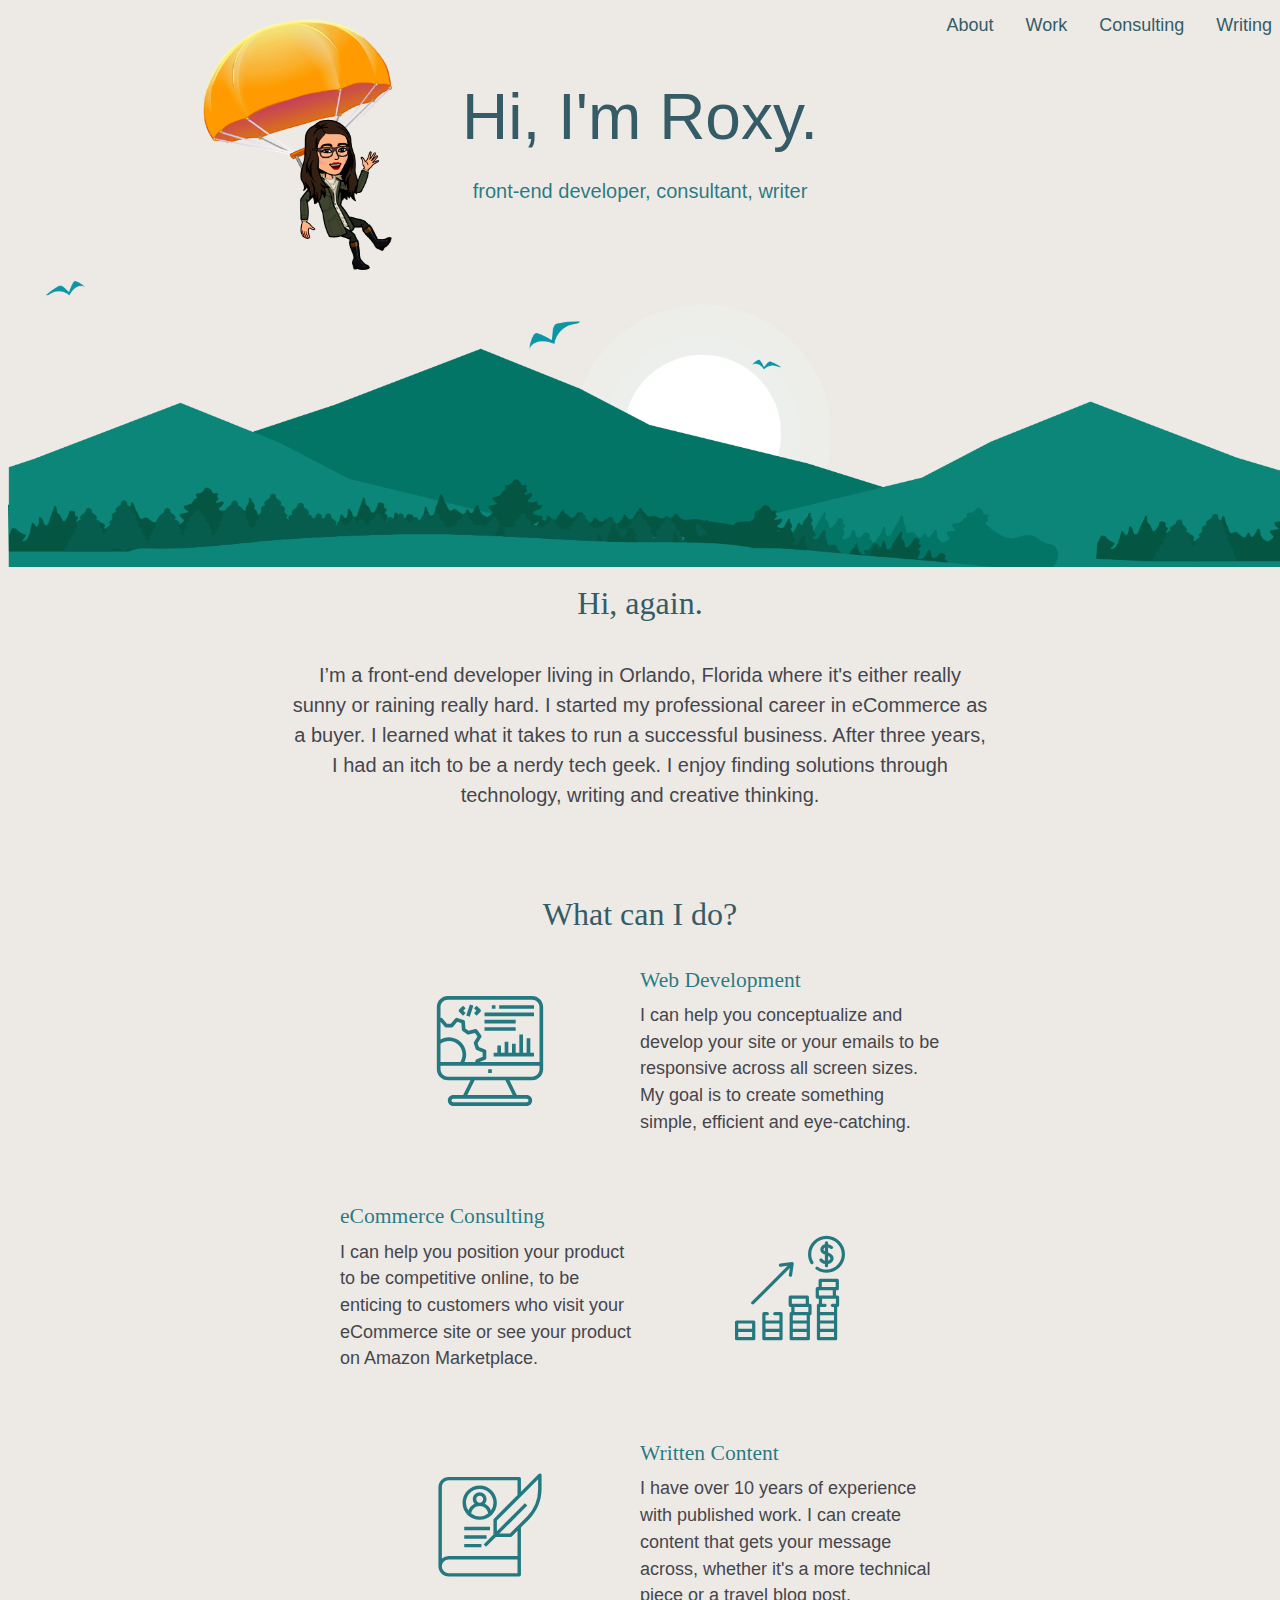
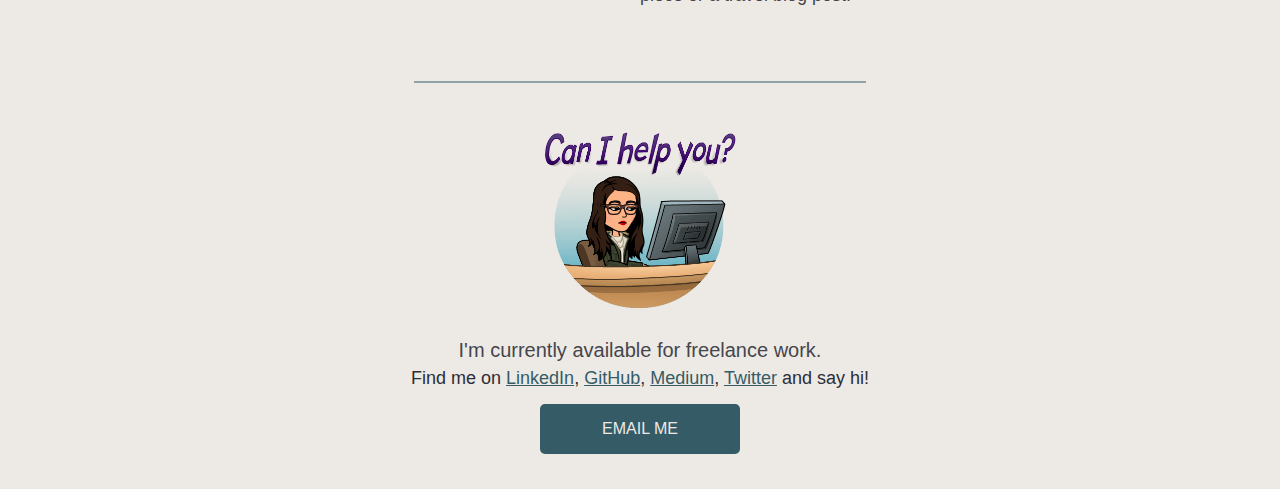
<file: index.html>
<?xml version="1.0" encoding="utf-8" standalone="no"?>
<!DOCTYPE html>
<html xmlns="http://www.w3.org/1999/xhtml">
	<head>
		<title>Roxy Ayaz | Developer, Consultant, Writer </title>
    <link rel="stylesheet" type="text/css" href="scss/styles.css" />
    <link rel="apple-touch-icon" sizes="180x180" href="assets/favicon/apple-touch-icon.png">
    <link rel="icon" type="image/png" sizes="32x32" href="assets/favicon/favicon-32x32.png">
    <link rel="icon" type="image/png" sizes="16x16" href="assets/favicon/favicon-16x16.png">
    <link rel="manifest" href="assets/favicon/site.webmanifest">
    <link rel="mask-icon" href="assets/favicon/safari-pinned-tab.svg" color="#026670">
    <meta name="msapplication-TileColor" content="#026670">
    <meta name="theme-color" content="#ffffff">
    <!-- Global site tag (gtag.js) - Google Analytics -->
    <script async src="https://www.googletagmanager.com/gtag/js?id=G-130QKNCGDQ"></script>
    <script>
      window.dataLayer = window.dataLayer || [];
      function gtag(){dataLayer.push(arguments);}
      gtag('js', new Date());

      gtag('config', 'G-130QKNCGDQ');
    </script>
	</head>

	<body class="mb--218">
    <ul class="navigation">
      <li class="navigation--link"><a href="writing.html">Writing</a></li>
      <li class="navigation--link"><a href="consulting.html">Consulting</a></li>
      <li class="navigation--link"><a href="work.html">Work</a></li>
      <li class="navigation--link"><a href="index.html">About</a></li>
    </ul>

    <div>
      <img class="bitmoji--home" src="assets/bitmoji/bitmoji--parachute.png" />
    </div>
    <div class="text--center ">
      <div class="heading-name mb--15">Hi, I'm Roxy.</div>
      <div class="heading-4 color--teal85 mb--45">front-end developer, consultant, writer
    </div>

   <div>
    <img class="image-home" src="assets/greenMountains_2.png" />
   </div>


   <div class="text--center margin--auto  width--470">
    <div class="heading-1 mb--15">Hi, again.</div>
    <div class="heading-4 color--black mb--45">
      I’m a front-end developer living in Orlando, Florida where it's either really sunny
      or raining really hard. I started my professional career in eCommerce as a buyer. I learned
      what it takes to run a successful business. After three years, I had an itch to be a nerdy tech geek. 
      I enjoy finding solutions through technology, writing and creative&nbsp;thinking.
    </div>
  </div>

  
  <div class="heading-1 mb--15">What can I do?</div>
  <div class="width--600 margin--auto">

    <div class="section--home">
      <div class="width--470 text--center">
        <img class="icon icon--home" src="assets/icon--develop.svg" alt="Develop Icon: made by Nnor Phai from flaticon.com" />
       </div>

      <div class="width--470">
        <div class="heading-3 color--teal85 mb--075">Web Development</div>
        <div class="heading-5 color--black">I can help you conceptualize and develop your site or your emails to be responsive across all 
          screen sizes. My goal is to create something simple, efficient and <nobr>eye-catching</nobr>.
        </div>
      </div>
    </div>

    <div class="section--home bucket--columnReverse">

      <div class="width--470">
        <div class="heading-3 color--teal85 mb--075">eCommerce Consulting</div>
        <div class="heading-5 color--black">I can help you position your product to be competitive online, to be enticing to customers who visit
          your eCommerce site or see your product on Amazon&nbsp;Marketplace.</div>
      </div>

      <div class="width--470 text--center">
        <img class="icon icon--home" src="assets/icon--build.svg" alt="Develop Icon: made by Freepik from flaticon.com" />
      </div>
    </div>

    <div class="section--home">
      <div class="width--470 text--center">
        <img class="icon icon--home" src="assets/icon--write.svg" alt="Develop Icon: made by Becris from flaticon.com" />
       </div>

      <div class="width--470">
        <a class="text--decorationNone" href="writing.html">
          <div class="heading-3 color--teal85 mb--075">Written Content</div>
        
        <div class="heading-5 color--black">I have over 10 years of experience with published work. I can 
          create content that gets your message across, whether it's a more technical piece or a travel blog&nbsp;post.
        </div>
      </a>  
      </div>
    </div>

    <!-- Call to Action -->
    <hr>
    <div class="mb--125">
      <img class="bitmoji--page" src="assets/bitmoji/bitmoji--help.png" />
    </div>
    <!-- <div class="heading-1">I'm here to help you!</div> -->
    <div class="heading-4 color--black">I'm currently available for freelance work.</div>
    <div class="heading-5 mb--075">Find me on 
      <a href="https://www.linkedin.com/in/raksheen/" target="_blank">LinkedIn</a>,  
      <a href="https://github.com/raksheen" target="_blank">GitHub</a>, 
      <a href="https://medium.com/@raksheen" target="_blank">Medium</a>, 
      <a href="https://twitter.com/Raksheen" target="_blank">Twitter</a> 
      and say hi!
    </div>
    <div class="btn--cta mb--218">
      <a href="mailto:roxyayaz@gmail.com">EMAIL ME</a>
    </div>
    <!-- End: Call to Action -->

  </div>

	</body>
</html>
</file>
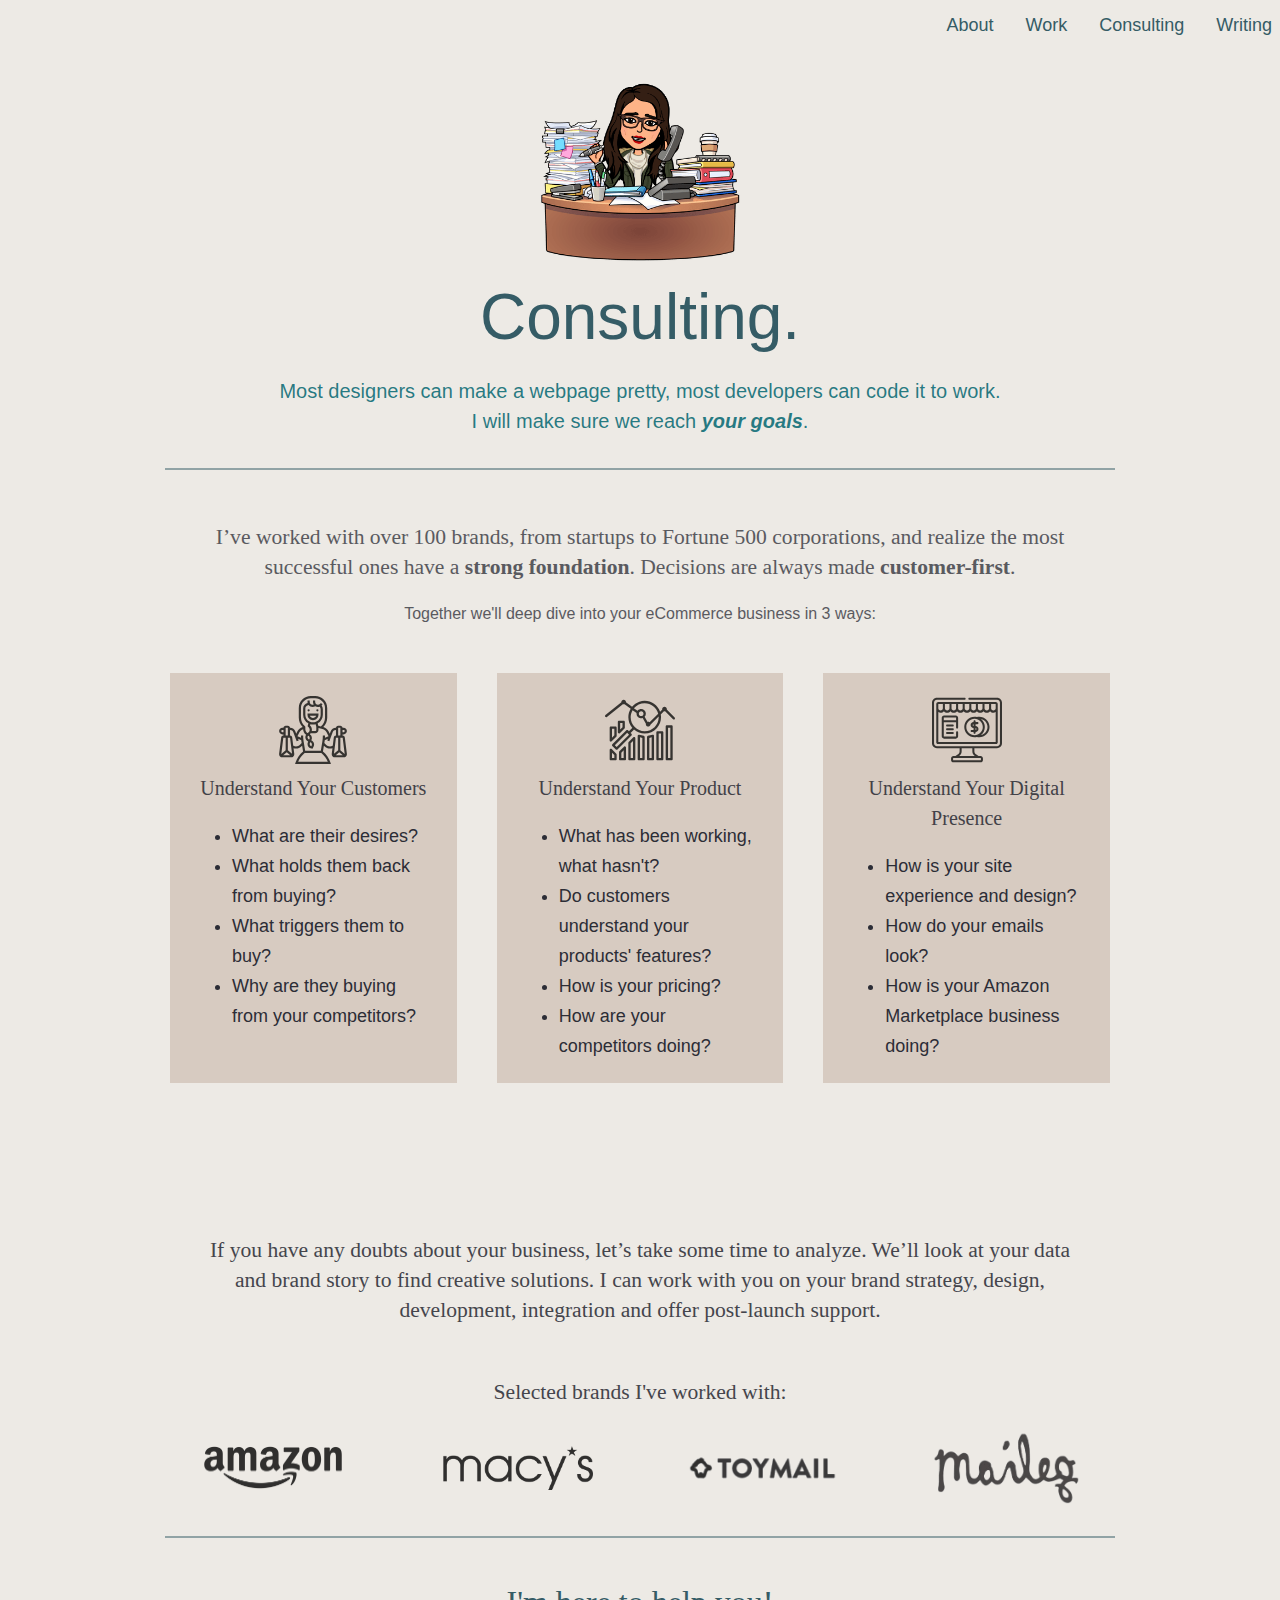
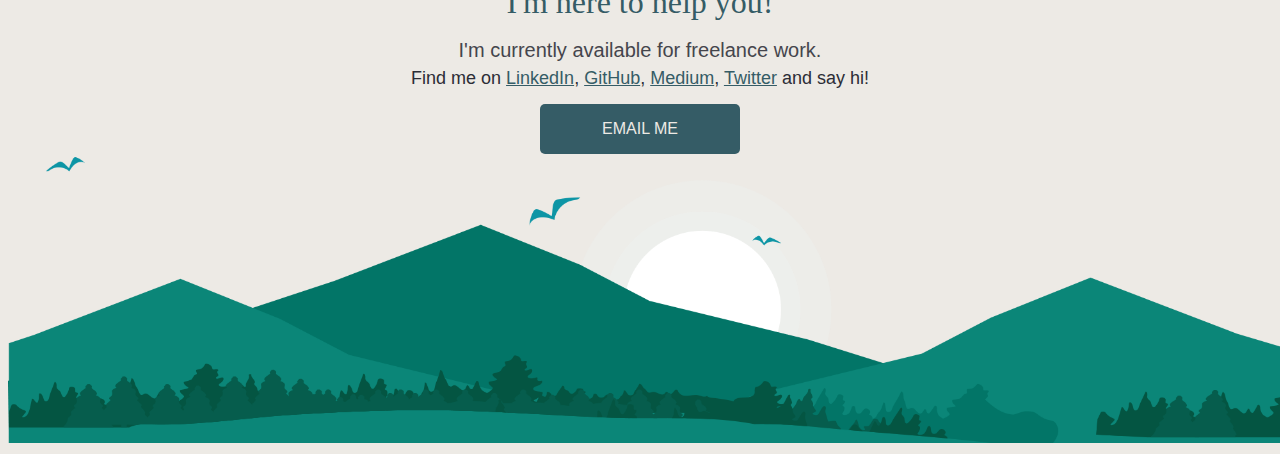
<file: consulting.html>
<?xml version="1.0" encoding="utf-8" standalone="no"?>
<!DOCTYPE html>
<html xmlns="http://www.w3.org/1999/xhtml">
	<head>
		<title>Roxy Ayaz | Consultant</title>
    <link rel="stylesheet" type="text/css" href="scss/styles.css" />
    <link rel="apple-touch-icon" sizes="180x180" href="assets/favicon/apple-touch-icon.png">
    <link rel="icon" type="image/png" sizes="32x32" href="assets/favicon/favicon-32x32.png">
    <link rel="icon" type="image/png" sizes="16x16" href="assets/favicon/favicon-16x16.png">
    <link rel="manifest" href="assets/favicon/site.webmanifest">
    <link rel="mask-icon" href="assets/favicon/safari-pinned-tab.svg" color="#026670">
    <meta name="msapplication-TileColor" content="#026670">
    <meta name="theme-color" content="#ffffff">
    <!-- Global site tag (gtag.js) - Google Analytics -->
    <script async src="https://www.googletagmanager.com/gtag/js?id=G-130QKNCGDQ"></script>
    <script>
      window.dataLayer = window.dataLayer || [];
      function gtag(){dataLayer.push(arguments);}
      gtag('js', new Date());

      gtag('config', 'G-130QKNCGDQ');
    </script>
	</head>

	<body>
    <!-- Start: Navigation -->
    <ul class="navigation">
      <li class="navigation--link"><a href="writing.html">Writing</a></li>
      <li class="navigation--link"><a href="consulting.html">Consulting</a></li>
      <li class="navigation--link"><a href="work.html">Work</a></li>
      <li class="navigation--link"><a href="index.html">About</a></li>
    </ul>
    <!-- End: Navigation -->

    <!-- Start: Header -->
    <div class="mb--125">
      <img class="bitmoji--page" src="assets/bitmoji/bitmoji--desk.png" />
    </div>
    <div class="text--center">
      <div class="heading-name mb--15">Consulting.</div>
      <div class="heading-4 color--teal85 mb--325">
        Most designers can make a webpage pretty,
        most developers can code it to work. <br>
        I will make sure we reach <i><b>your goals</b></i>.
        <hr>
      </div>
    </div>

    <!-- End: Header -->

    <div class="text--center color--black width--65pct margin--auto mb--325">
        <div class="heading-3 color--black lineHeight--1875 mb--15">
          I’ve worked with over 100 brands, from startups to Fortune 500 corporations, 
          and realize the most successful ones have a <b>strong foundation</b>.
          Decisions are always made <nobr><b>customer-first</b></nobr>.
        </div>
        <div class="heading-6 color--black">Together we'll deep dive into your eCommerce business in 3&nbsp;ways:</div>

      </div>

      <!-- three cards -->

    <div class="card-container mb--45">
      <div class="card-grid-container">

        <!-- card: 1 -->
        <div class="card-item">
          <div class="card-item--content">
            <div class="heading-4 color--black text--bold text--center">
            <div>
              <img class="icon icon--small" src="assets/icon--customer.svg" alt="Customer Icon: made by Eucalyp from flaticon.com" />
            </div>
            Understand Your Customers
            </div>  
            <ul class="heading-5 lineHeight--1875">
              <li>What are their desires?</li>
              <li>What holds them back from buying?</li>
              <li>What triggers them to buy?</li>
              <li>Why are they buying from your competitors?</li>
            </ul>
          </div>
        </div>

        <!-- card: 2 -->
        <div class="card-item">
          <div class="card-item--content">
            <div class="heading-4 color--black text--bold text--center">
            <div>
              <img class="icon icon--small" src="assets/icon--chart.svg" alt="Chart Icon: made by pongsakornRed from flaticon.com" />
            </div>
            Understand Your Product
            </div>  
            <ul class="heading-5 lineHeight--1875">
              <li>What has been working, what hasn't?</li>
              <li>Do customers understand your products' features?</li>
              <li>How is your pricing?</li>
              <li>How are your competitors doing?</li>
            </ul>
          </div>
        </div>

        <!-- card: 3 -->
        <div class="card-item">
          <div class="card-item--content">
            <div class="heading-4 color--black text--bold text--center">
            <div>
              <img class="icon icon--small" src="assets/icon--market.svg" alt="Market Icon: made by Freepik from flaticon.com" />
            </div>
            Understand Your Digital Presence
            </div>  
            <ul class="heading-5 lineHeight--1875">
              <li>How is your site experience and design?</li>
              <li>How do your emails look?</li>
              <li>How is your Amazon Marketplace business doing?</li>
            </ul>
          </div>
        </div>

      </div>
    </div>

    <!-- Start: end statement -->
    <div class="heading-3 text--center width--65pct color--black margin--auto lineHeight--1875 mb--325">
      If you have any doubts about your business, let’s take some time to analyze. 
      We’ll look at your data and brand story to find creative solutions.
      I can work with you on your brand strategy, design, development, integration and 
      offer post-launch&nbsp;support.
    </div>

    <div class="heading-3 text--center width--65pct color--black margin--auto mb--15 lineHeight--1875">
      Selected brands I've worked&nbsp;with:
    </div>

    <div class="width--65pct brandLogo--container margin--auto">
      <img class="image image--brandLogo" src="assets/amazon.png" alt="Market Icon: made by Freepik from flaticon.com" />
      <img class="image image--brandLogo" src="assets/macys.png" alt="Market Icon: made by Freepik from flaticon.com" />
      <img class="image image--brandLogo" src="assets/toymail.png" alt="Market Icon: made by Freepik from flaticon.com" />
      <img class="image image--brandLogo" src="assets/maileg.png" alt="Market Icon: made by Freepik from flaticon.com" />
    </div>

    <!-- Call to Action -->
    <hr>
    <div class="margin--auto text--center">
      <div class="heading-1">I'm here to help you!</div>
      <div class="heading-4 color--black">I'm currently available for freelance&nbsp;work.</div>
      <div class="heading-5 mb--075">Find me on 
        <a href="https://www.linkedin.com/in/raksheen/" target="_blank">LinkedIn</a>,  
        <a href="https://github.com/raksheen" target="_blank">GitHub</a>, 
        <a href="https://medium.com/@raksheen" target="_blank">Medium</a>, 
        <a href="https://twitter.com/Raksheen" target="_blank">Twitter</a> 
        and say hi!
      </div>
      <div class="btn--cta mb--218">
        <a href="mailto:roxyayaz@gmail.com">EMAIL ME</a>
      </div>
      <img class="image-home" src="assets/greenMountains_2.png" />
    </div>
    <!-- End: Call to Action -->

	</body>
</html>
</file>
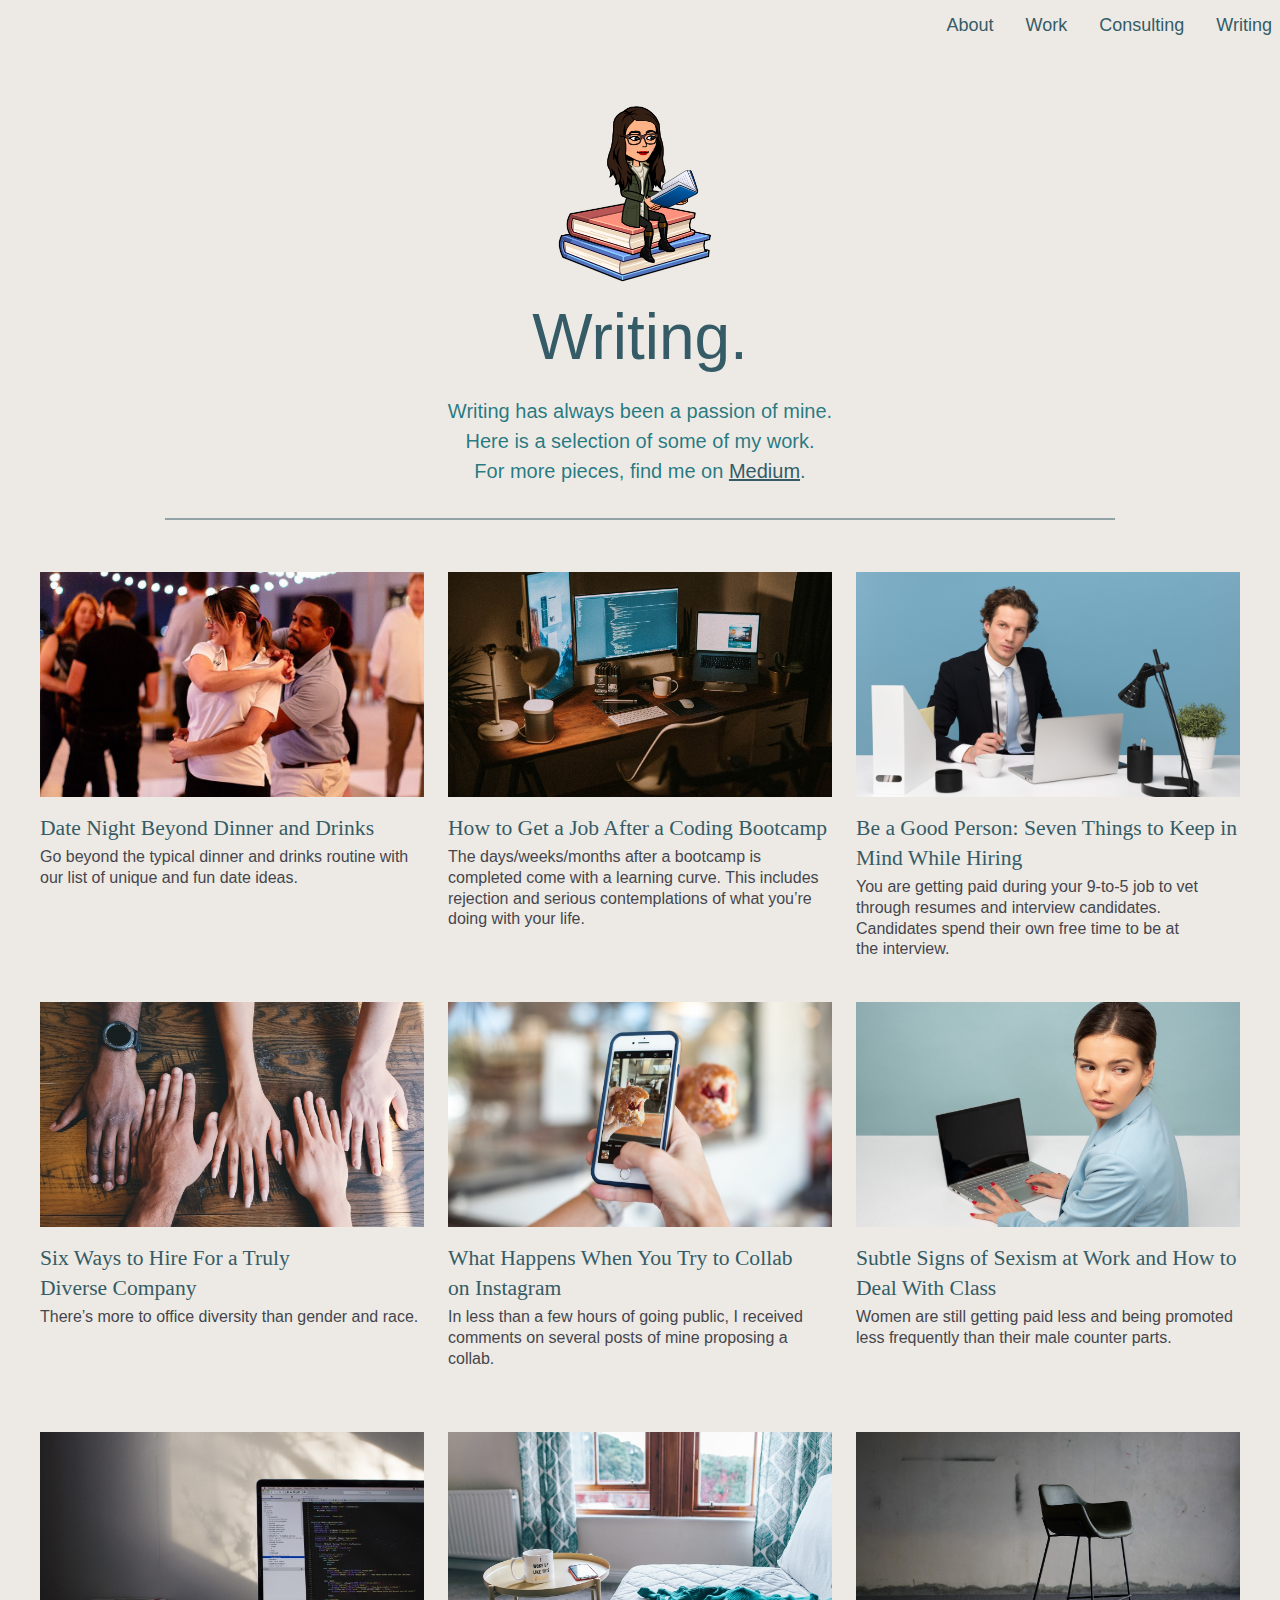
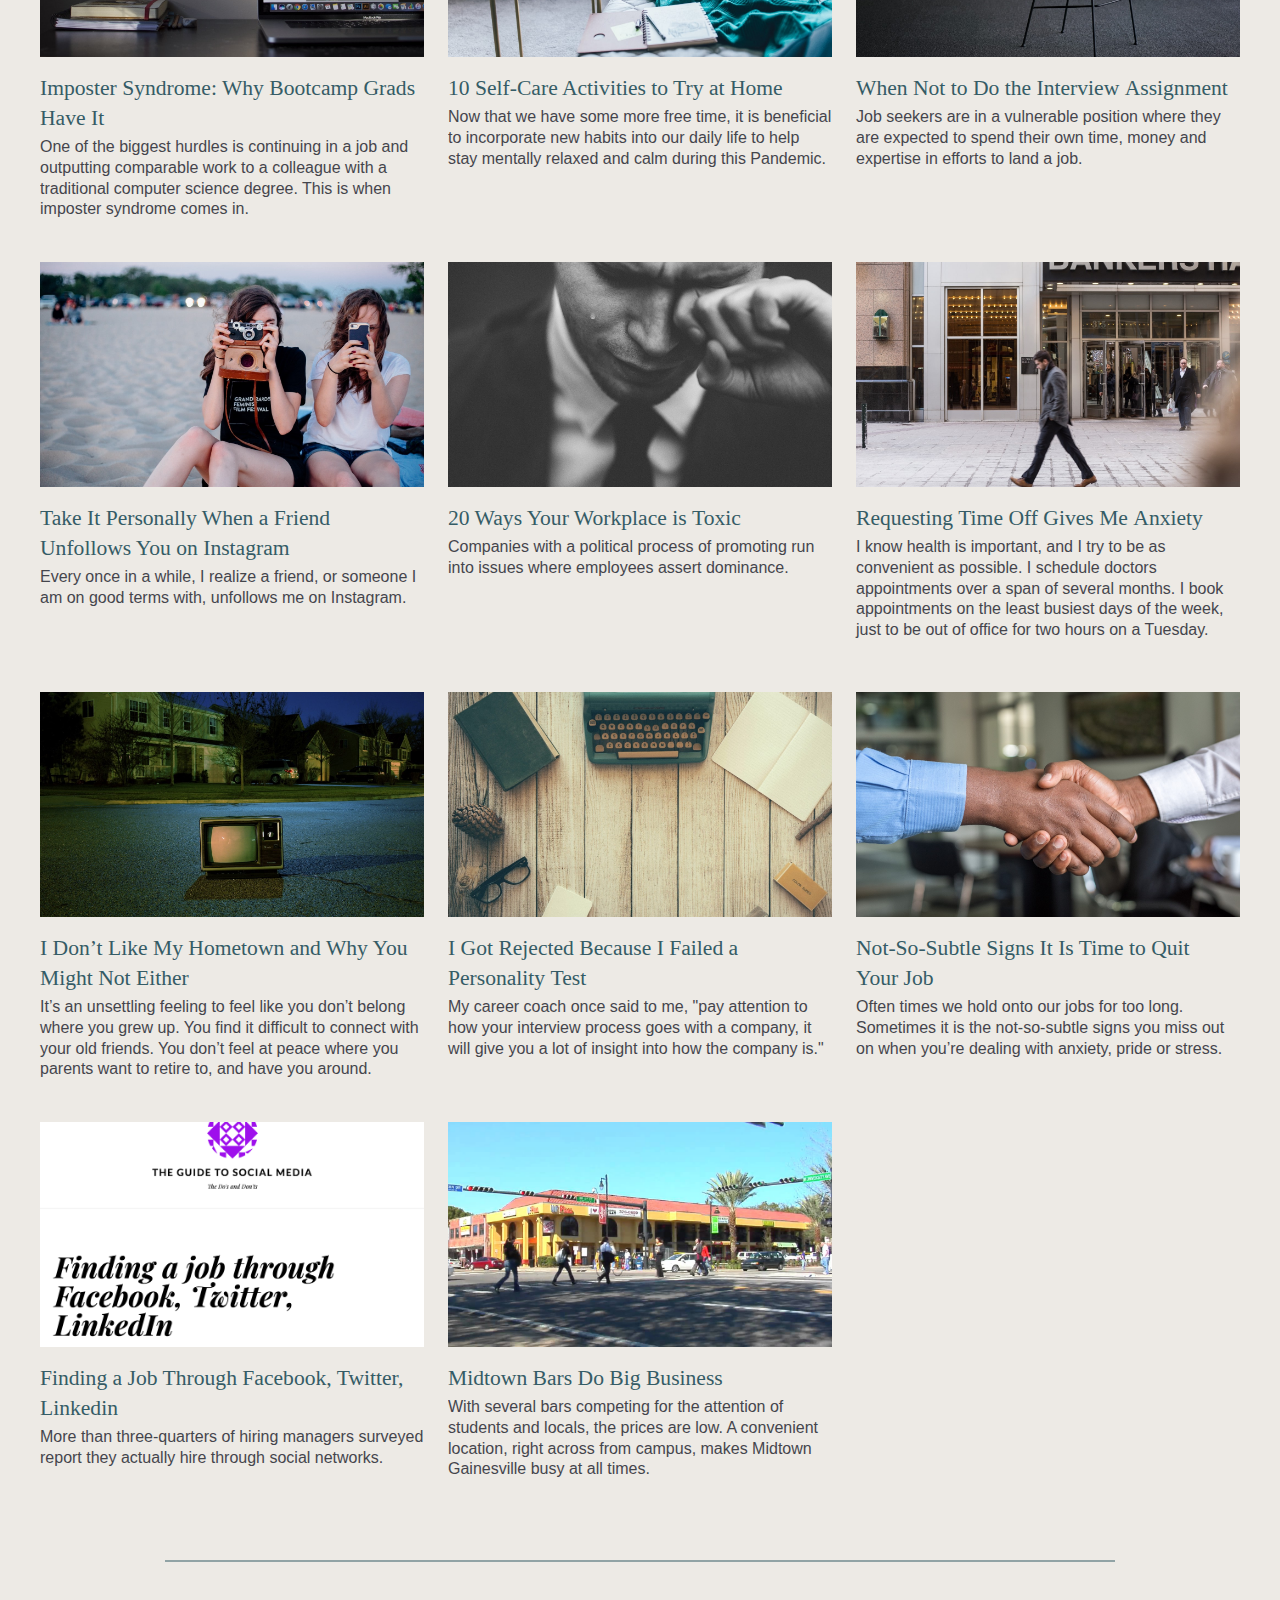
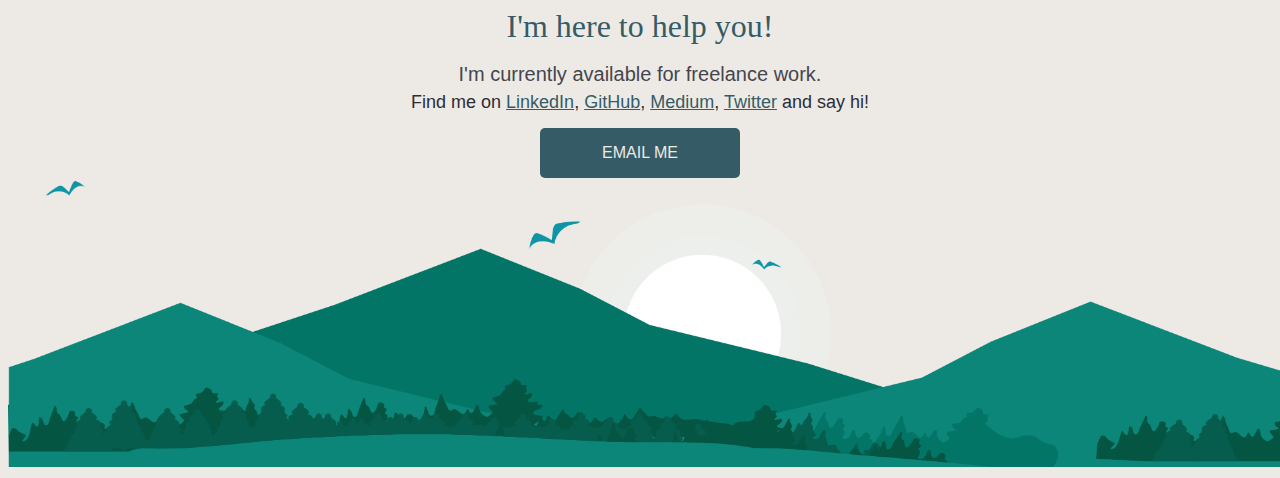
<file: writing.html>
<?xml version="1.0" encoding="utf-8" standalone="no"?>
<!DOCTYPE html>
<html xmlns="http://www.w3.org/1999/xhtml">
	<head>
		<title>Roxy Ayaz | Writer</title>
    <link rel="stylesheet" type="text/css" href="scss/styles.css" />
    <link rel="apple-touch-icon" sizes="180x180" href="assets/favicon/apple-touch-icon.png">
    <link rel="icon" type="image/png" sizes="32x32" href="assets/favicon/favicon-32x32.png">
    <link rel="icon" type="image/png" sizes="16x16" href="assets/favicon/favicon-16x16.png">
    <link rel="manifest" href="assets/favicon/site.webmanifest">
    <link rel="mask-icon" href="assets/favicon/safari-pinned-tab.svg" color="#026670">
    <meta name="msapplication-TileColor" content="#026670">
    <meta name="theme-color" content="#ffffff">
    <!-- Global site tag (gtag.js) - Google Analytics -->
    <script async src="https://www.googletagmanager.com/gtag/js?id=G-130QKNCGDQ"></script>
    <script>
      window.dataLayer = window.dataLayer || [];
      function gtag(){dataLayer.push(arguments);}
      gtag('js', new Date());

      gtag('config', 'G-130QKNCGDQ');
    </script>
	</head>

	<body>
    <!-- Start: Navigation -->
    <ul class="navigation">
      <li class="navigation--link"><a href="writing.html">Writing</a></li>
      <li class="navigation--link"><a href="consulting.html">Consulting</a></li>
      <li class="navigation--link"><a href="work.html">Work</a></li>
      <li class="navigation--link"><a href="index.html">About</a></li>
    </ul>
    <!-- End: Navigation -->

    <!-- Start: Header -->
    <div class="mb--125">
      <img class="bitmoji--page" src="assets/bitmoji/bitmoji--books.png" />
    </div>
    <div class="text--center">
      <div class="heading-name mb--15">Writing.</div>
      <div class="heading-4 color--teal85 mb--325">Writing has always been a passion of mine.<br>Here is a selection of some of my&nbsp;work.<br> 
        For more pieces, find me on <a href="https://medium.com/@raksheen" target="_blank">Medium</a>.
       <hr> 
    </div>

    <!-- End: Header -->

    <!-- Start: Grid -->
    <div class="grid-container">
      <div class="grid-row">
        <!-- Start: Post: 1 -->
        <div class="grid-item">
          <a class="text--decorationNone" href="https://orlandodatenightguide.com/2019/03/date-night-ideas-in-orlando-beyond-dinner-drinks/" target="_blank">
            <img class="image image--writing mb--075" src="assets/writing/date-night.jpeg" />
            <div class="heading-3 lineHeight--1875 text--bold text--left mb--025">Date Night Beyond Dinner and&nbsp;Drinks</div>
            <div class="heading-6 lineHeight--13 text--left color--black">Go beyond the typical dinner and drinks routine with our list of unique and fun 
              date&nbsp;ideas.</div>
          </a>
        </div>
        <!-- End: Post: 1 -->

        <!-- Start: Post: 2 -->
        <div class="grid-item">
          <a class="text--decorationNone" href="https://medium.com/free-code-camp/how-to-get-a-job-after-a-coding-bootcamp-684aafbf4d4a" target="_blank">
            <img class="image image--writing mb--075" src="assets/writing/coding-bootcamp.jpeg" />
            <div class="heading-3 lineHeight--1875 text--bold text--left mb--025">How to Get a Job After a Coding&nbsp;Bootcamp</div>
            <div class="heading-6 lineHeight--13 text--left color--black">The days/weeks/months after a bootcamp is completed come with a learning curve. 
              This includes rejection and serious contemplations of what you’re doing with your&nbsp;life.</div>
          </a>
        </div>
        <!-- End: Post: 2 -->

        <!-- Start: Post: 2 -->
        <div class="grid-item">
          <a class="text--decorationNone" href="https://raksheen.medium.com/be-a-good-person-seven-things-to-keep-in-mind-while-hiring-f230b61ad6bb" target="_blank">
            <img class="image image--writing mb--075" src="assets/writing/good-person.jpeg" />
            <div class="heading-3 lineHeight--1875 text--bold text--left mb--025">Be a Good Person: Seven Things to Keep in Mind While&nbsp;Hiring</div>
            <div class="heading-6 lineHeight--13 text--left color--black">You are getting paid during your 9-to-5 job to vet through resumes and interview candidates. 
              Candidates spend their own free time to be at the&nbsp;interview.
            </div>
          </a>
        </div>
        <!-- End: Post: 2 -->

        <!-- Start: Post: 2 -->
        <div class="grid-item">
          <a class="text--decorationNone" href="https://medium.com/the-post-grad-survival-guide/six-ways-to-hire-for-a-truly-diverse-company-e7b89eece90c" target="_blank">
            <img class="image image--writing mb--075" src="assets/writing/diverse.jpeg" />
            <div class="heading-3 lineHeight--1875 text--bold text--left mb--025">Six Ways to Hire For a Truly Diverse&nbsp;Company</div>
            <div class="heading-6 lineHeight--13 text--left color--black">There’s more to office diversity than gender and&nbsp;race.
            </div>
          </a>
        </div>
        <!-- End: Post: 2 -->


        <!-- Start: Post: 3 -->
        <div class="grid-item">
          <a class="text--decorationNone" href="https://medium.com/swlh/what-happens-when-you-try-to-collab-on-instagram-a1be25b9d0a7" target="_blank">
            <img class="image image--writing mb--075" src="assets/writing/collab.jpeg" />
            <div class="heading-3 lineHeight--1875 text--bold text--left mb--025">What Happens When You Try to Collab on&nbsp;Instagram</div>
            <div class="heading-6 lineHeight--13 text--left color--black">In less than a few hours of going public, I received comments on several posts of mine proposing a collab.</div>
          </a>
        </div>
        <!-- End: Post: 3 -->


        <!-- Start: Post: 4 -->
        <div class="grid-item">
          <a class="text--decorationNone" href="https://medium.com/swlh/subtle-signs-of-sexism-at-work-and-how-to-deal-with-class-26bbb987c604" target="_blank">
            <img class="image image--writing mb--075" src="assets/writing/sexism-at-work.jpeg" />
            <div class="heading-3 lineHeight--1875 text--bold text--left mb--025">Subtle Signs of Sexism at Work and How to Deal With&nbsp;Class</div>
            <div class="heading-6 lineHeight--13 text--left color--black">Women are still getting paid less and being promoted less frequently than their male counter parts.</div>
          </a>
        </div>
        <!-- End: Post: 4 -->


        <!-- Start: Post: 5 -->
        <div class="grid-item">
          <a class="text--decorationNone" href="https://medium.com/@raksheen/imposter-syndrome-why-bootcamp-grads-have-it-a7d1e5a16647" target="_blank">
            <img class="image image--writing mb--075" src="assets/writing/imposter.jpeg" />
            <div class="heading-3 lineHeight--1875 text--bold text--left mb--025">Imposter Syndrome: Why Bootcamp Grads Have&nbsp;It</div>
            <div class="heading-6 lineHeight--13 text--left color--black">One of the biggest hurdles is continuing in a job and outputting comparable work to a colleague with a traditional computer science degree. This is when imposter syndrome comes in.</div>
          </a>
        </div>
        <!-- End: Post: 5 -->

         <!-- Start: Post: 6 -->
         <div class="grid-item">
          <a class="text--decorationNone" href="https://medium.com/@raksheen/10-self-care-activities-to-try-while-you-stay-at-home-a28e8777426c" target="_blank">
            <img class="image image--writing mb--075" src="assets/writing/self-care.jpeg" />
            <div class="heading-3 lineHeight--1875 text--bold text--left mb--025">10 Self-Care Activities to Try at&nbsp;Home</div>
            <div class="heading-6 lineHeight--13 text--left color--black">Now that we have some more free time, it is beneficial to incorporate new habits into our daily life to help stay mentally relaxed and calm during this Pandemic.</div>
          </a>
        </div>
        <!-- End: Post: 6 -->
        
        <!-- Start: Post: 8 -->
        <div class="grid-item">
          <a class="text--decorationNone" href="https://medium.com/free-code-camp/when-not-to-do-the-interview-assignment-111a3fa723df" target="_blank">
            <img class="image image--writing mb--075" src="assets/writing/interview-assignment.jpeg" />
            <div class="heading-3 lineHeight--1875 text--bold text--left mb--025">When Not to Do the Interview&nbsp;Assignment</div>
            <div class="heading-6 lineHeight--13 text--left color--black">Job seekers are in a vulnerable position where they are expected to spend their own time, money and expertise in efforts to land a job.</div>
          </a>
        </div>
        <!-- End: Post: 8 -->
        
        <!-- Start: Post: 9 -->
        <div class="grid-item">
        <a class="text--decorationNone" href="https://medium.com/the-post-grad-survival-guide/take-it-personally-when-a-friend-unfollows-you-on-instagram-a7f3fa81422a" target="_blank">
          <img class="image image--writing mb--075" src="assets/writing/unfollow.jpeg" />
          <div class="heading-3 lineHeight--1875 text--bold text--left mb--025">Take It Personally When a Friend Unfollows You on Instagram</div>
          <div class="heading-6 lineHeight--13 text--left color--black">Every once in a while, I realize a friend, or someone I am on good terms with, unfollows me on Instagram.</div>
        </a>
      </div>
      <!-- End: Post: 9 -->

      <!-- Start: Post: 10 -->
      <div class="grid-item">
        <a class="text--decorationNone" href="https://medium.com/swlh/20-ways-your-workplace-is-toxic-ad9d17442481" target="_blank">
          <img class="image image--writing mb--075" src="assets/writing/toxic.jpeg" />
          <div class="heading-3 lineHeight--1875 text--bold text--left mb--025">20 Ways Your Workplace is&nbsp;Toxic
          </div>
          <div class="heading-6 lineHeight--13 text--left color--black">Companies with a political process of promoting run into issues where employees assert dominance.</div>
        </a>
      </div>
      <!-- End: Post: 10 -->

      <!-- Start: Post: 11 -->
      <div class="grid-item">
        <a class="text--decorationNone" href="https://medium.com/swlh/requesting-time-off-gives-me-anxiety-f85085121ec7" target="_blank">
          <img class="image image--writing mb--075" src="assets/writing/time-off.jpeg" />
          <div class="heading-3 lineHeight--1875 text--bold text--left mb--025">Requesting Time Off Gives Me&nbsp;Anxiety</div>
          <div class="heading-6 lineHeight--13 text--left color--black">I know health is important, and I try to be as convenient as possible. I schedule doctors appointments over a span of several months. I book appointments on the least busiest days of the week, just to be out of office for two hours on a Tuesday.
          </div>
        </a>
      </div>
      <!-- End: Post: 11 -->  

      <!-- Start: Post: 12 -->
      <div class="grid-item">
        <a class="text--decorationNone" href="https://medium.com/swlh/why-i-dont-like-my-hometown-and-you-might-not-either-930f5204bba9" target="_blank">
          <img class="image image--writing mb--075" src="assets/writing/hometown.jpeg" />
          <div class="heading-3 lineHeight--1875 text--bold text--left mb--025">I Don’t Like My Hometown and Why You Might Not&nbsp;Either
          </div>
          <div class="heading-6 lineHeight--13 text--left color--black">It’s an unsettling feeling to feel like you don’t belong where you grew up. You find it difficult to connect with your old friends. You don’t feel at peace where you parents want to retire to, and have you around.</div>
        </a>
      </div>
      <!-- End: Post: 12 --> 

      <!-- Start: Post: 13 -->
      <div class="grid-item">
        <a class="text--decorationNone" href="https://medium.com/@raksheen/i-got-rejected-because-i-failed-a-personality-test-30f3a875007" target="_blank">
          <img class="image image--writing mb--075" src="assets/writing/failed.jpeg" />
          <div class="heading-3 lineHeight--1875 text--bold text--left mb--025">I Got Rejected Because I Failed a Personality&nbsp;Test
          </div>
          <div class="heading-6 lineHeight--13 text--left color--black">My career coach once said to me, "pay attention to how your interview process goes with a company, it will give you a lot of insight into how the company is."</div>
        </a>
      </div>
      <!-- End: Post: 13 -->

      <!-- Start: Post: 13 -->
      <div class="grid-item">
        <a class="text--decorationNone" href="https://raksheen.medium.com/not-so-subtle-signs-it-is-time-to-quit-your-job-8d255a285d73" target="_blank">
          <img class="image image--writing mb--075" src="assets/writing/quit-job.jpeg" />
          <div class="heading-3 lineHeight--1875 text--bold text--left mb--025">Not-So-Subtle Signs It Is Time to Quit Your&nbsp;Job
          </div>
          <div class="heading-6 lineHeight--13 text--left color--black">Often times we hold onto our jobs for too long. Sometimes it is the not-so-subtle signs you miss out on when you’re dealing with anxiety, pride or stress.</div>
        </a>
      </div>
      <!-- End: Post: 13 -->
      
      <!-- Start: Post: 13 -->
      <div class="grid-item">
        <a class="text--decorationNone" href="https://guidetosocialmedia.wordpress.com/2013/12/04/finding-a-job-through-facebook-twitter-linkedin/" target="_blank">
          <img class="image image--writing mb--075" src="assets/writing/finding-job.jpeg" />
          <div class="heading-3 lineHeight--1875 text--bold text--left mb--025">Finding a Job Through Facebook, Twitter, Linkedin
          </div>
          <div class="heading-6 lineHeight--13 text--left color--black">More than three-quarters of hiring managers surveyed report they actually hire through social networks.</div>
        </a>
      </div>
      <!-- End: Post: 13 --> 

      <!-- Start: Post: 14 -->
      <div class="grid-item">
        <a class="text--decorationNone" href="https://gainesvillebizreport.com/midtown-bars-do-big-business/" target="_blank">
          <img class="image image--writing mb--075" src="assets/writing/midtown.jpeg" />
          <div class="heading-3 lineHeight--1875 text--bold text--left mb--025">Midtown Bars Do Big Business</div>
          <div class="heading-6 lineHeight--13 text--left color--black">With several bars competing for the attention of students and locals, the prices are low. A convenient location, right across from campus, makes Midtown Gainesville busy at all times.</div>
        </a>
      </div>
      <!-- End: Post: 14 -->           
        
      </div>
    </div>
    <!-- End: Grid -->

    <!-- Call to Action -->
    <hr>
    <div class="margin--auto text--center">
      <div class="heading-1">I'm here to help you!</div>
      <div class="heading-4 color--black">I'm currently available for freelance work.</div>
      <div class="heading-5 mb--075">Find me on 
        <a href="https://www.linkedin.com/in/raksheen/" target="_blank">LinkedIn</a>,  
        <a href="https://github.com/raksheen" target="_blank">GitHub</a>, 
        <a href="https://medium.com/@raksheen" target="_blank">Medium</a>, 
        <a href="https://twitter.com/Raksheen" target="_blank">Twitter</a> 
        and say hi!
      </div>
      <div class="btn--cta mb--218">
        <a href="mailto:roxyayaz@gmail.com">EMAIL ME</a>
      </div>
      <img class="image-home" src="assets/greenMountains_2.png" />
    </div>
    <!-- End: Call to Action -->
	</body>
</html>
</file>
<file: scss/styles.css>
.color--teal {
  color: #355C66;
}

.color--teal85 {
  color: rgba(2, 102, 112, 0.85);
}

.color--tealLight {
  color: #7D979D;
}

.color--yellowLight {
  color: #FEF9C7;
}

.color--yellow {
  color: #FCE181;
}

.color-white {
  color: #edeae5;
}

.color-brown {
  color: #997156;
}

.color--black {
  color: #2c2d36;
  opacity: 87%;
}

.bucket {
  display: block;
}

.bucket--alignCenter {
  -webkit-box-align: center;
      -ms-flex-align: center;
          align-items: center;
}

.bucket--spaceBetween {
  -webkit-box-pack: justify;
      -ms-flex-pack: justify;
          justify-content: space-between;
}

.bucket--columnReverse {
  display: -webkit-box;
  display: -ms-flexbox;
  display: flex;
  -webkit-box-orient: vertical;
  -webkit-box-direction: reverse;
      -ms-flex-direction: column-reverse;
          flex-direction: column-reverse;
}

@media screen and (min-width: 1024px) {
  .bucket--columnReverse {
    -webkit-box-orient: inherit;
    -webkit-box-direction: inherit;
        -ms-flex-direction: inherit;
            flex-direction: inherit;
  }
}

hr {
  border: 1px solid #355C66;
}

.pos--abs {
  position: absolute;
}

.pos--rel {
  position: relative;
}

.margin--auto {
  margin: 0 auto;
}

.mb--0 {
  margin-bottom: 0rem;
}

.mb--025 {
  margin-bottom: 0.25rem;
}

.mb--075 {
  margin-bottom: 0.75rem;
}

.mb--125 {
  margin-bottom: 1.25rem;
}

.mb--1 {
  margin-bottom: 1rem;
}

.mb--15 {
  margin-bottom: 1.5rem;
}

.mb--218 {
  margin-bottom: 2.1875rem;
}

.mb--3125 {
  margin-bottom: 3.125rem;
}

.mb--325 {
  margin-bottom: 3.25rem;
}

.mb--45 {
  margin-bottom: 4.5rem;
}

.mb--6 {
  margin-bottom: 6rem;
}

.mb--625 {
  margin-bottom: 6.25rem;
}

.mt--78 {
  margin-top: 7.8125rem;
}

.mr--625 {
  margin-right: 6.25rem;
}

.text--center {
  text-align: center;
}

.text--left {
  text-align: left;
}

.width--470 {
  margin: auto;
  max-width: 90%;
  position: relative;
  width: 90%;
}

@media screen and (min-width: 767px) {
  .width--470 {
    max-width: 490px;
  }
}

@media screen and (min-width: 1024px) {
  .width--470 {
    max-width: 600px;
  }
}

@media screen and (min-width: 1280px) {
  .width--470 {
    max-width: 700px;
  }
}

.width--600 {
  width: 100%;
}

@media screen and (min-width: 600px) {
  .width--600 {
    width: 600px;
  }
}

.width--95pct {
  width: 98%;
}

.width--65pct {
  width: 90%;
}

@media screen and (min-width: 600px) {
  .width--65pct {
    width: 70%;
  }
}

.section--home {
  margin-bottom: 4.5rem;
  display: block;
  text-align: center;
}

@media screen and (min-width: 1024px) {
  .section--home {
    -webkit-box-align: center;
        -ms-flex-align: center;
            align-items: center;
    display: -webkit-box;
    display: -ms-flexbox;
    display: flex;
    -webkit-box-pack: center;
        -ms-flex-pack: center;
            justify-content: center;
    text-align: left;
  }
}

.section--home-rowReverse {
  margin-bottom: 4.5rem;
  text-align: center;
}

@media screen and (min-width: 1024px) {
  .section--home-rowReverse {
    -webkit-box-align: center;
        -ms-flex-align: center;
            align-items: center;
    display: -webkit-box;
    display: -ms-flexbox;
    display: flex;
    -webkit-box-pack: center;
        -ms-flex-pack: center;
            justify-content: center;
    text-align: left;
  }
}

.color--teal {
  color: #355C66;
}

.color--teal85 {
  color: rgba(2, 102, 112, 0.85);
}

.color--tealLight {
  color: #7D979D;
}

.color--yellowLight {
  color: #FEF9C7;
}

.color--yellow {
  color: #FCE181;
}

.color-white {
  color: #edeae5;
}

.color-brown {
  color: #997156;
}

.color--black {
  color: #2c2d36;
  opacity: 87%;
}

.color--teal {
  color: #355C66;
}

.color--teal85 {
  color: rgba(2, 102, 112, 0.85);
}

.color--tealLight {
  color: #7D979D;
}

.color--yellowLight {
  color: #FEF9C7;
}

.color--yellow {
  color: #FCE181;
}

.color-white {
  color: #edeae5;
}

.color-brown {
  color: #997156;
}

.color--black {
  color: #2c2d36;
  opacity: 87%;
}

.heading-name {
  font-size: 4rem;
}

.heading-1 {
  color: #355C66;
  font-family: "Basetica";
  font-size: 2rem;
  line-height: 4.062375rem;
}

.heading-2 {
  color: #355C66;
  font-family: "Basetica-Bold";
  font-size: 2rem;
  line-height: 4.062375rem;
}

.heading-3 {
  font-family: "Basetica";
  font-size: 1.35rem;
  line-height: 1.2rem;
}

.heading-4 {
  font-size: 1.25rem;
  line-height: 1.875rem;
}

.heading-5 {
  color: #2c2d36;
  font-size: 1.125rem;
  line-height: 1.67rem;
}

.heading-6 {
  color: #355C66;
  font-size: 1rem;
  line-height: 0.9375rem;
}

.heading-7 {
  color: #355C66;
  font-size: 0.75rem;
  line-height: 0.75rem;
}

.text--bold {
  font-family: "Basetica-Bold";
}

.text--ital {
  font-style: italic;
}

.text--regular {
  font-family: "Basetica";
}

.text--upperCase {
  text-transform: uppercase;
  letter-spacing: 2px;
  line-height: 1;
}

a.text--decorationNone {
  text-decoration: none;
}

.lineHeight--1 {
  line-height: 1rem;
}

.lineHeight--13 {
  line-height: 1.3rem;
}

.lineHeight--1875 {
  line-height: 1.875rem;
}

.numberCircle {
  border-radius: 50%;
  border: 2px solid #355C66;
  font-size: 1.25rem;
  line-height: 2.125rem;
  margin-right: 1.25rem;
  min-width: 2.125rem;
  height: 2.125rem;
  text-align: center;
}

.color--teal {
  color: #355C66;
}

.color--teal85 {
  color: rgba(2, 102, 112, 0.85);
}

.color--tealLight {
  color: #7D979D;
}

.color--yellowLight {
  color: #FEF9C7;
}

.color--yellow {
  color: #FCE181;
}

.color-white {
  color: #edeae5;
}

.color-brown {
  color: #997156;
}

.color--black {
  color: #2c2d36;
  opacity: 87%;
}

.navigation {
  display: flex-end;
  -webkit-box-align: center;
      -ms-flex-align: center;
          align-items: center;
  height: 50px;
  list-style-type: none;
  top: 0;
}

.navigation--link {
  float: right;
  -webkit-box-align: center;
      -ms-flex-align: center;
          align-items: center;
  margin: 0 0 0 2em;
  text-decoration: none;
}

.navigation--link a {
  text-decoration: none;
  font-size: 1.125rem;
}

.navigation--link:hover {
  border-bottom: 4px solid #FCE181;
  -webkit-transform: scale(1.04);
          transform: scale(1.04);
}

.color--teal {
  color: #355C66;
}

.color--teal85 {
  color: rgba(2, 102, 112, 0.85);
}

.color--tealLight {
  color: #7D979D;
}

.color--yellowLight {
  color: #FEF9C7;
}

.color--yellow {
  color: #FCE181;
}

.color-white {
  color: #edeae5;
}

.color-brown {
  color: #997156;
}

.color--black {
  color: #2c2d36;
  opacity: 87%;
}

.image {
  height: 100%;
  -o-object-fit: cover;
     object-fit: cover;
  position: relative;
  -webkit-transition: -webkit-transform 0.35s ease-out;
  transition: -webkit-transform 0.35s ease-out;
  transition: transform 0.35s ease-out;
  transition: transform 0.35s ease-out, -webkit-transform 0.35s ease-out;
  width: 100%;
}

.image-home {
  width: 100vw;
}

.image--work {
  border-radius: 10px;
  height: 100%;
  max-height: 500px;
  max-width: 620px;
  -o-object-position: top;
     object-position: top;
  width: 100%;
}

.bitmoji--home {
  position: relative;
  width: 200px;
  display: -webkit-box;
  display: -ms-flexbox;
  display: flex;
  margin: auto;
}

@media screen and (min-width: 600px) {
  .bitmoji--home {
    position: absolute;
    top: 1.5%;
    width: 250px;
    display: -webkit-box;
    display: -ms-flexbox;
    display: flex;
  }
}

@media screen and (min-width: 900px) {
  .bitmoji--home {
    top: 2%;
    left: 7%;
  }
}

@media screen and (min-width: 1100px) {
  .bitmoji--home {
    left: 15%;
    width: 260px;
  }
}

@media screen and (min-width: 1300px) {
  .bitmoji--home {
    left: 18%;
  }
}

.bitmoji--page {
  display: -webkit-box;
  display: -ms-flexbox;
  display: flex;
  position: relative;
  width: 180px;
  margin: auto;
}

@media screen and (min-width: 600px) {
  .bitmoji--page {
    width: 200px;
  }
}

.image--letsgo {
  width: 200px;
}

.icon {
  opacity: 85%;
  width: 110px;
}

.icon--home {
  margin-bottom: 1rem;
}

@media screen and (min-width: 600px) {
  .icon--home {
    margin-bottom: 0rem;
  }
}

.icon--small {
  height: 70px;
  width: 70px;
  -webkit-animation: transform 2s ease-in-out;
          animation: transform 2s ease-in-out;
}

@-webkit-keyframes transform {
  20% {
    -webkit-transform: scale(1.15);
            transform: scale(1.15);
  }
  100% {
    -webkit-transform: scale(1);
            transform: scale(1);
  }
}

@keyframes transform {
  20% {
    -webkit-transform: scale(1.15);
            transform: scale(1.15);
  }
  100% {
    -webkit-transform: scale(1);
            transform: scale(1);
  }
}

.image--writing {
  height: 225px;
}

.image--brandLogo {
  width: 150px;
  opacity: 80%;
}

.color--teal {
  color: #355C66;
}

.color--teal85 {
  color: rgba(2, 102, 112, 0.85);
}

.color--tealLight {
  color: #7D979D;
}

.color--yellowLight {
  color: #FEF9C7;
}

.color--yellow {
  color: #FCE181;
}

.color-white {
  color: #edeae5;
}

.color-brown {
  color: #997156;
}

.color--black {
  color: #2c2d36;
  opacity: 87%;
}

.grid-container {
  margin: 0 auto;
}

.grid-row {
  max-width: 1200px;
  margin: 30px auto;
  width: 100%;
  display: -ms-grid;
  display: grid;
  /* Define Auto Row size */
  grid-auto-rows: 406px;
  /*Define our columns */
  -ms-grid-columns: (minmax(325px, 1fr))[auto-fill];
      grid-template-columns: repeat(auto-fill, minmax(325px, 1fr));
  grid-gap: 1.5em;
}

.grid-item:hover {
  opacity: 0.85;
  -webkit-transform: scale(1.007);
          transform: scale(1.007);
}

.card-container {
  margin-left: auto;
  margin-right: auto;
  max-width: 940px;
  text-align: center;
}

.card-grid-container {
  -ms-grid-rows: auto;
  display: -ms-grid;
  display: grid;
  grid-column-gap: 40px;
  grid-row-gap: 40px;
  -ms-grid-columns: 1fr;
      grid-template-columns: 1fr;
  grid-template-rows: auto;
  text-align: left;
}

@media screen and (min-width: 767px) {
  .card-grid-container {
    -ms-grid-rows: auto auto auto;
        grid-template-rows: auto auto auto;
    -ms-grid-columns: 1fr 1fr 1fr;
        grid-template-columns: 1fr 1fr 1fr;
    display: -ms-inline-grid;
    display: inline-grid;
  }
}

.card-item {
  max-width: 100%;
  -ms-flex-item-align: auto;
  -ms-grid-column-align: auto;
  -ms-grid-row-align: auto;
  -webkit-align-self: auto;
  align-self: auto;
  background: rgba(153, 113, 86, 0.25);
  -webkit-box-sizing: border-box;
          box-sizing: border-box;
  display: inline;
  justify-self: auto;
  max-height: 550px;
  text-align: left;
}

@media screen and (min-width: 767px) {
  .card-item {
    max-width: 310px;
  }
}

.card-item--content {
  margin: 22px;
}

.brandLogo--container {
  display: -webkit-box;
  display: -ms-flexbox;
  display: flex;
  -webkit-box-pack: justify;
      -ms-flex-pack: justify;
          justify-content: space-between;
  -webkit-box-align: center;
      -ms-flex-align: center;
          align-items: center;
}

@media screen and (max-width: 991px) {
  .brandLogo--container {
    display: block;
  }
  .brandLogo--container * {
    display: block;
    margin: auto;
    padding-bottom: 1rem;
  }
}

.color--teal {
  color: #355C66;
}

.color--teal85 {
  color: rgba(2, 102, 112, 0.85);
}

.color--tealLight {
  color: #7D979D;
}

.color--yellowLight {
  color: #FEF9C7;
}

.color--yellow {
  color: #FCE181;
}

.color-white {
  color: #edeae5;
}

.color-brown {
  color: #997156;
}

.color--black {
  color: #2c2d36;
  opacity: 87%;
}

.mySlides {
  display: none;
}

/* Slideshow container */
.slideshow {
  /*NOT slideshow-container*/
  width: 95%;
  margin: auto;
  position: relative;
}

@media screen and (min-width: 600px) {
  .slideshow {
    max-width: 600px;
  }
}

/* The dots/bullets/indicators */
.dot {
  cursor: pointer;
  height: 13px;
  width: 13px;
  margin: 0 2px;
  background-color: #bbb;
  border-radius: 50%;
  display: inline-block;
  -webkit-transition: background-color 0.6s ease;
  transition: background-color 0.6s ease;
}

.active, .dot:hover {
  background-color: gray;
}

/* Fading animation */
.fade {
  -webkit-animation-name: fade;
  -webkit-animation-duration: 1.5s;
  animation-name: fade;
  animation-duration: 1.5s;
}

@-webkit-keyframes fade {
  from {
    opacity: .4;
  }
  to {
    opacity: 1;
  }
}

@keyframes fade {
  from {
    opacity: .4;
  }
  to {
    opacity: 1;
  }
}

/* On smaller screens, decrease text size */
@media only screen and (max-width: 300px) {
  .prev, .next, .text {
    font-size: 11px;
  }
}

html {
  background-color: #edeae5;
  color: #355C66;
  font-family: "Basetica", sans-serif;
  font-size: 16px;
  line-height: 1.1;
  margin: 0;
}

body a {
  text-decoration: underline;
  color: #355C66;
}

.btn--cta {
  -webkit-box-align: center;
      -ms-flex-align: center;
          align-items: center;
  background: #355C66;
  border-radius: 5px;
  display: -webkit-box;
  display: -ms-flexbox;
  display: flex;
  height: 50px;
  -webkit-box-pack: center;
      -ms-flex-pack: center;
          justify-content: center;
  margin: auto;
  width: 75%;
  max-width: 600px;
}

.btn--cta a {
  color: #edeae5;
  text-decoration: none;
}

.btn--cta:hover {
  background: rgba(2, 102, 112, 0.85);
}

@media only screen and (min-width: 600px) {
  .btn--cta {
    width: 200px;
  }
}

hr {
  width: 75%;
  opacity: 50%;
  margin-bottom: 2rem;
  margin-top: 2rem;
}
/*# sourceMappingURL=styles.css.map */
</file>
